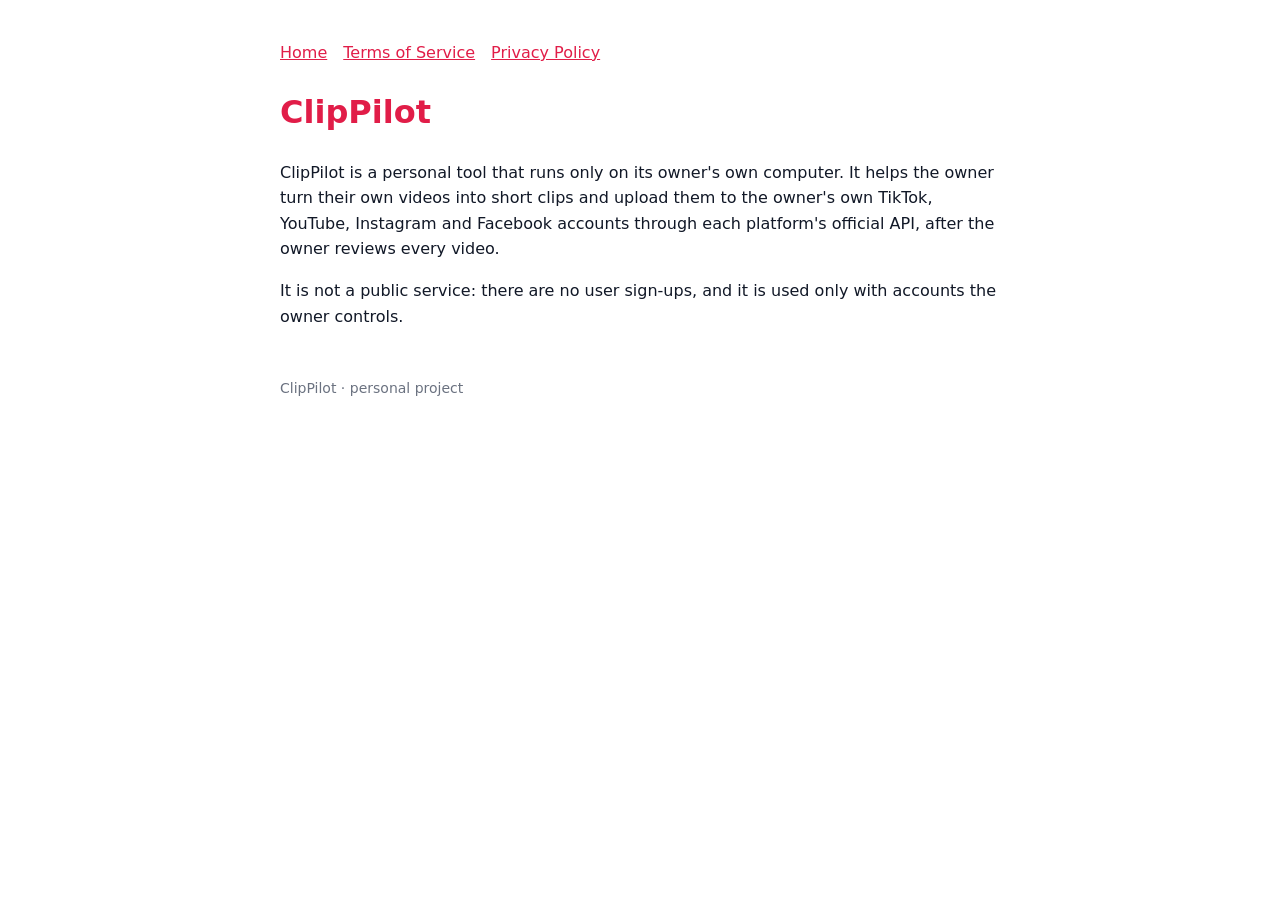
<file: index.html>
<!doctype html><html lang="en"><head><meta charset="utf-8"><meta name="viewport" content="width=device-width,initial-scale=1">
<title>ClipPilot</title><link rel="stylesheet" href="style.css"><link rel="icon" href="icon.png"></head><body>
<nav><a href="./">Home</a><a href="terms.html">Terms of Service</a><a href="privacy.html">Privacy Policy</a></nav>
<h1>ClipPilot</h1>
<p>ClipPilot is a personal tool that runs only on its owner's own computer. It helps the owner turn their own
videos into short clips and upload them to the owner's own TikTok, YouTube, Instagram and Facebook accounts through
each platform's official API, after the owner reviews every video.</p>
<p>It is not a public service: there are no user sign-ups, and it is used only with accounts the owner controls.</p>
<footer>ClipPilot · personal project</footer></body></html>
</file>
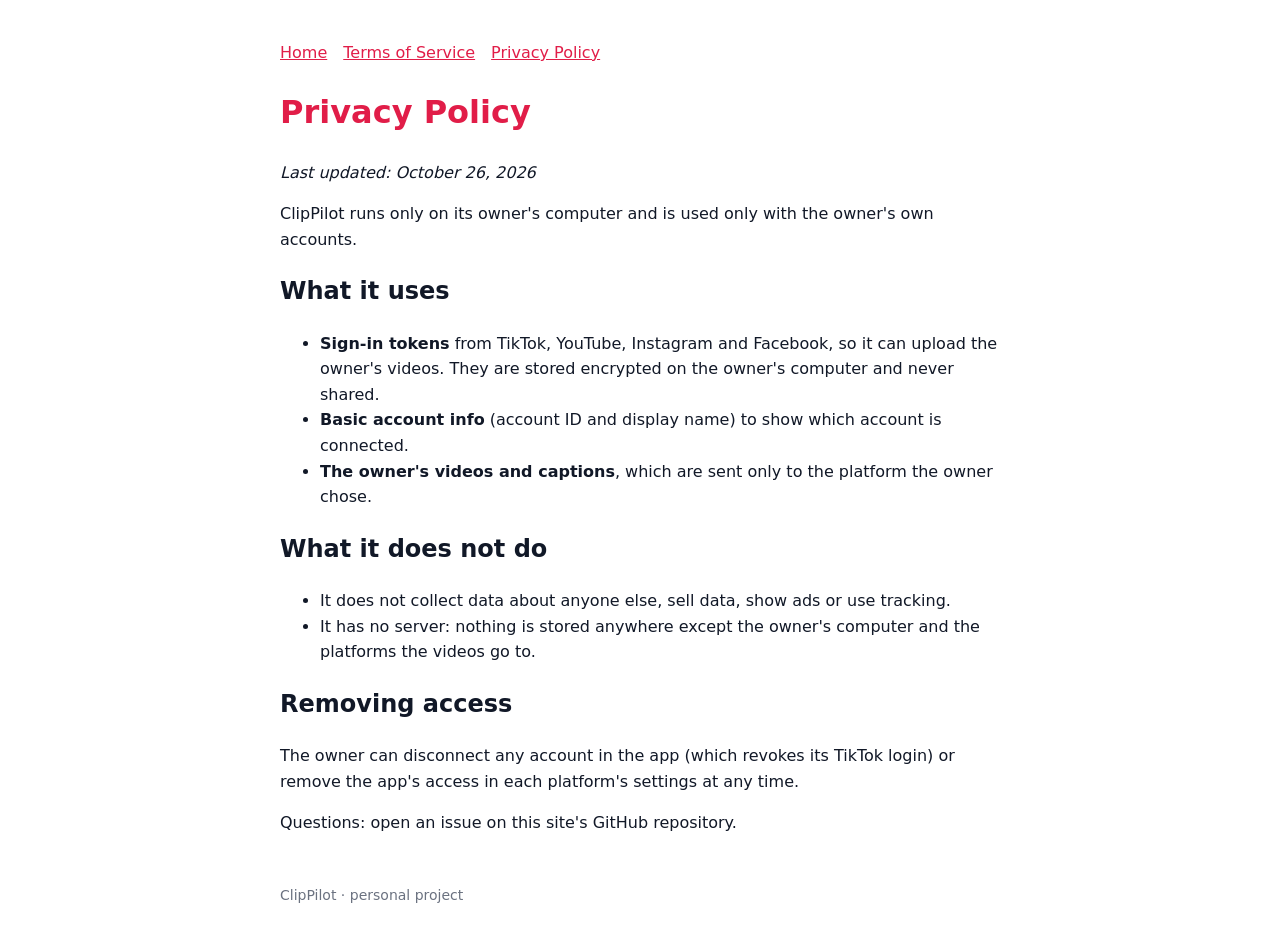
<file: privacy.html>
<!doctype html><html lang="en"><head><meta charset="utf-8"><meta name="viewport" content="width=device-width,initial-scale=1">
<title>ClipPilot Privacy Policy</title><link rel="stylesheet" href="style.css"><link rel="icon" href="icon.png"></head><body>
<nav><a href="./">Home</a><a href="terms.html">Terms of Service</a><a href="privacy.html">Privacy Policy</a></nav>
<h1>Privacy Policy</h1><p><em>Last updated: October 26, 2026</em></p>
<p>ClipPilot runs only on its owner's computer and is used only with the owner's own accounts.</p>
<h2>What it uses</h2>
<ul>
<li><strong>Sign-in tokens</strong> from TikTok, YouTube, Instagram and Facebook, so it can upload the owner's videos.
They are stored encrypted on the owner's computer and never shared.</li>
<li><strong>Basic account info</strong> (account ID and display name) to show which account is connected.</li>
<li><strong>The owner's videos and captions</strong>, which are sent only to the platform the owner chose.</li>
</ul>
<h2>What it does not do</h2>
<ul>
<li>It does not collect data about anyone else, sell data, show ads or use tracking.</li>
<li>It has no server: nothing is stored anywhere except the owner's computer and the platforms the videos go to.</li>
</ul>
<h2>Removing access</h2>
<p>The owner can disconnect any account in the app (which revokes its TikTok login) or remove the app's access in each
platform's settings at any time.</p>
<p>Questions: open an issue on this site's GitHub repository.</p>
<footer>ClipPilot · personal project</footer></body></html>
</file>
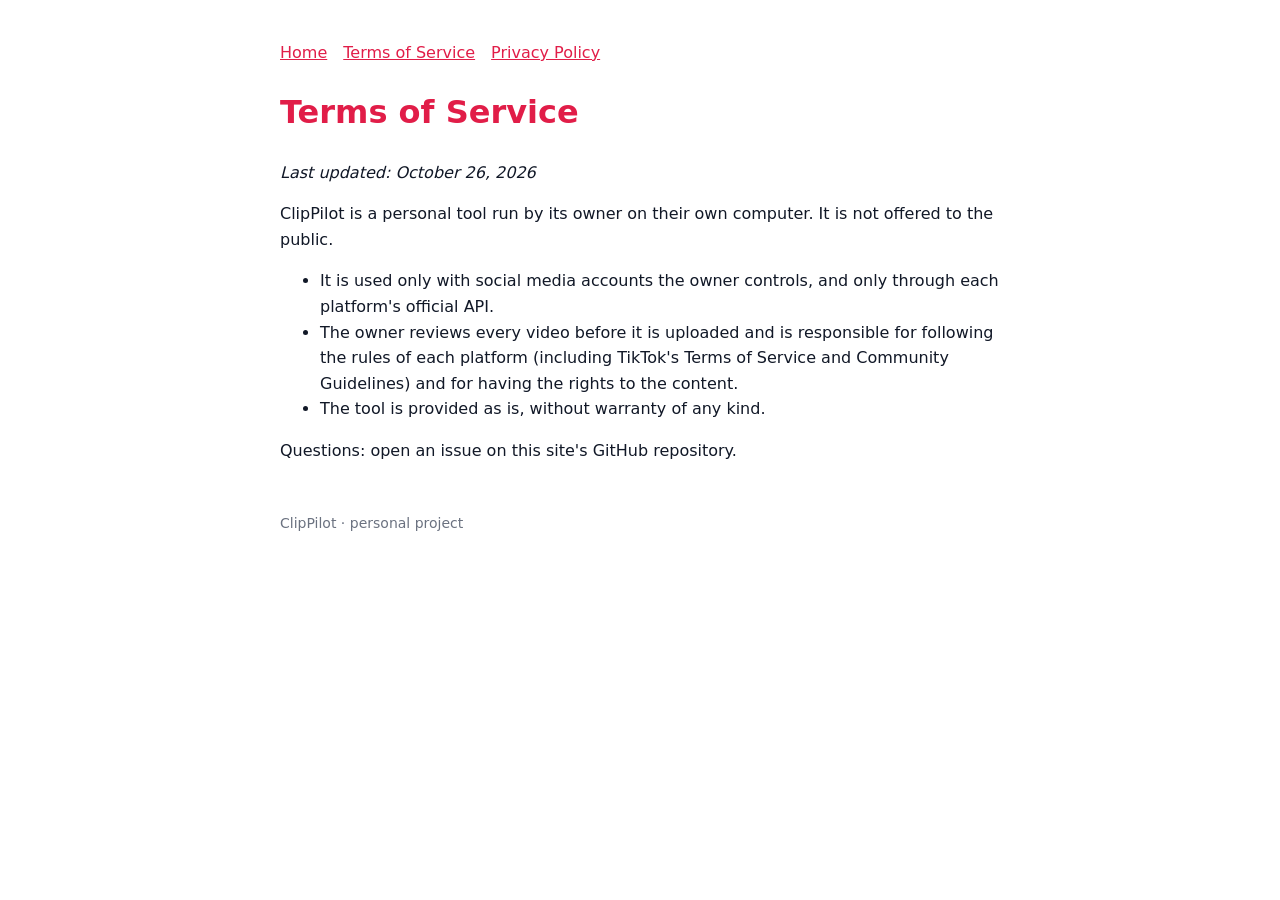
<file: terms.html>
<!doctype html><html lang="en"><head><meta charset="utf-8"><meta name="viewport" content="width=device-width,initial-scale=1">
<title>ClipPilot Terms of Service</title><link rel="stylesheet" href="style.css"><link rel="icon" href="icon.png"></head><body>
<nav><a href="./">Home</a><a href="terms.html">Terms of Service</a><a href="privacy.html">Privacy Policy</a></nav>
<h1>Terms of Service</h1><p><em>Last updated: October 26, 2026</em></p>
<p>ClipPilot is a personal tool run by its owner on their own computer. It is not offered to the public.</p>
<ul>
<li>It is used only with social media accounts the owner controls, and only through each platform's official API.</li>
<li>The owner reviews every video before it is uploaded and is responsible for following the rules of each platform
(including TikTok's Terms of Service and Community Guidelines) and for having the rights to the content.</li>
<li>The tool is provided as is, without warranty of any kind.</li>
</ul>
<p>Questions: open an issue on this site's GitHub repository.</p>
<footer>ClipPilot · personal project</footer></body></html>
</file>
<file: style.css>
body{font:16px/1.6 -apple-system,system-ui,sans-serif;max-width:720px;margin:40px auto;padding:0 16px;color:#111827;background:#fff}
h1{color:#e11d48}a{color:#e11d48}nav a{margin-right:16px}footer{margin-top:48px;color:#6b7280;font-size:14px}
</file>
